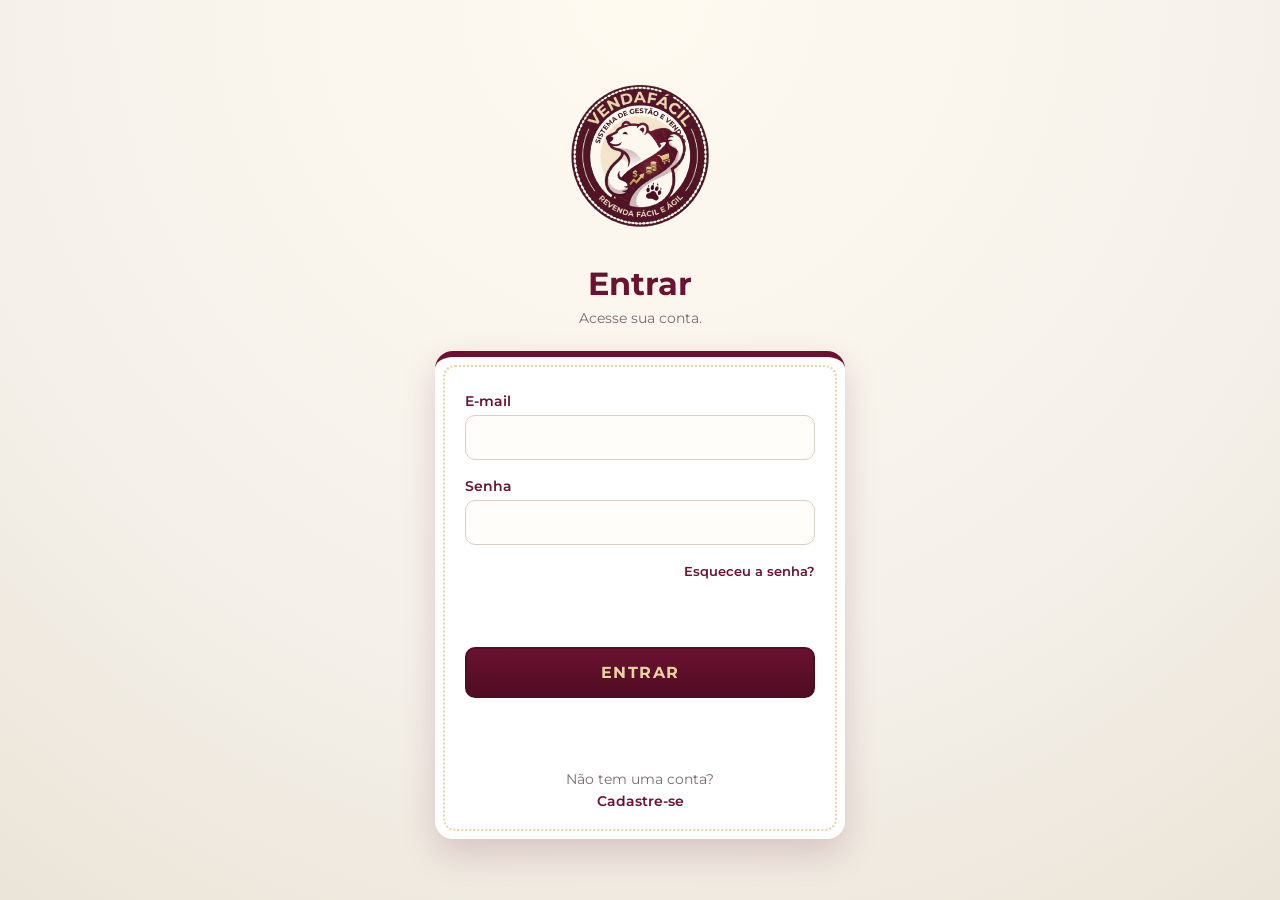
<file: site/index.html>
<!DOCTYPE html>
<html lang="pt-BR">
<head>
<meta charset="UTF-8">
<meta name="viewport" content="width=device-width, initial-scale=1">
<link rel="preconnect" href="https://fonts.googleapis.com">
<link href="https://fonts.googleapis.com/css2?family=Montserrat:wght@400;500;600;700&display=swap" rel="stylesheet">
<link rel="stylesheet" href="/site/css/style.css">
<title>Login</title>
</head>
<body>
<img class="logo" src="/site/img/logo.png" alt="Logo" onerror="this.remove()">
<h1>Entrar</h1>
<p class="sub">Acesse sua conta.</p>
<form class="login-form" id="formLogin" novalidate>
  <div><label for="email">E-mail</label><input id="email" type="email" autocomplete="email"></div>
  <div><label for="senha">Senha</label><input id="senha" type="password" autocomplete="current-password"></div>
  <div class="opcoes"><a href="/site/pages/redefinir.html">Esqueceu a senha?</a></div>
  <span id="erro" class="msg" role="alert"></span>
  <button type="submit">Entrar</button>
  <span id="sugestao" class="msg"></span>
  <div class="rodape">Não tem uma conta? <a href="/site/pages/cadastro.html">Cadastre-se</a></div>
</form>
<script src="/site/js/seguranca.js"></script>
<script src="/site/js/login.js"></script>
</body>
</html>
</file>
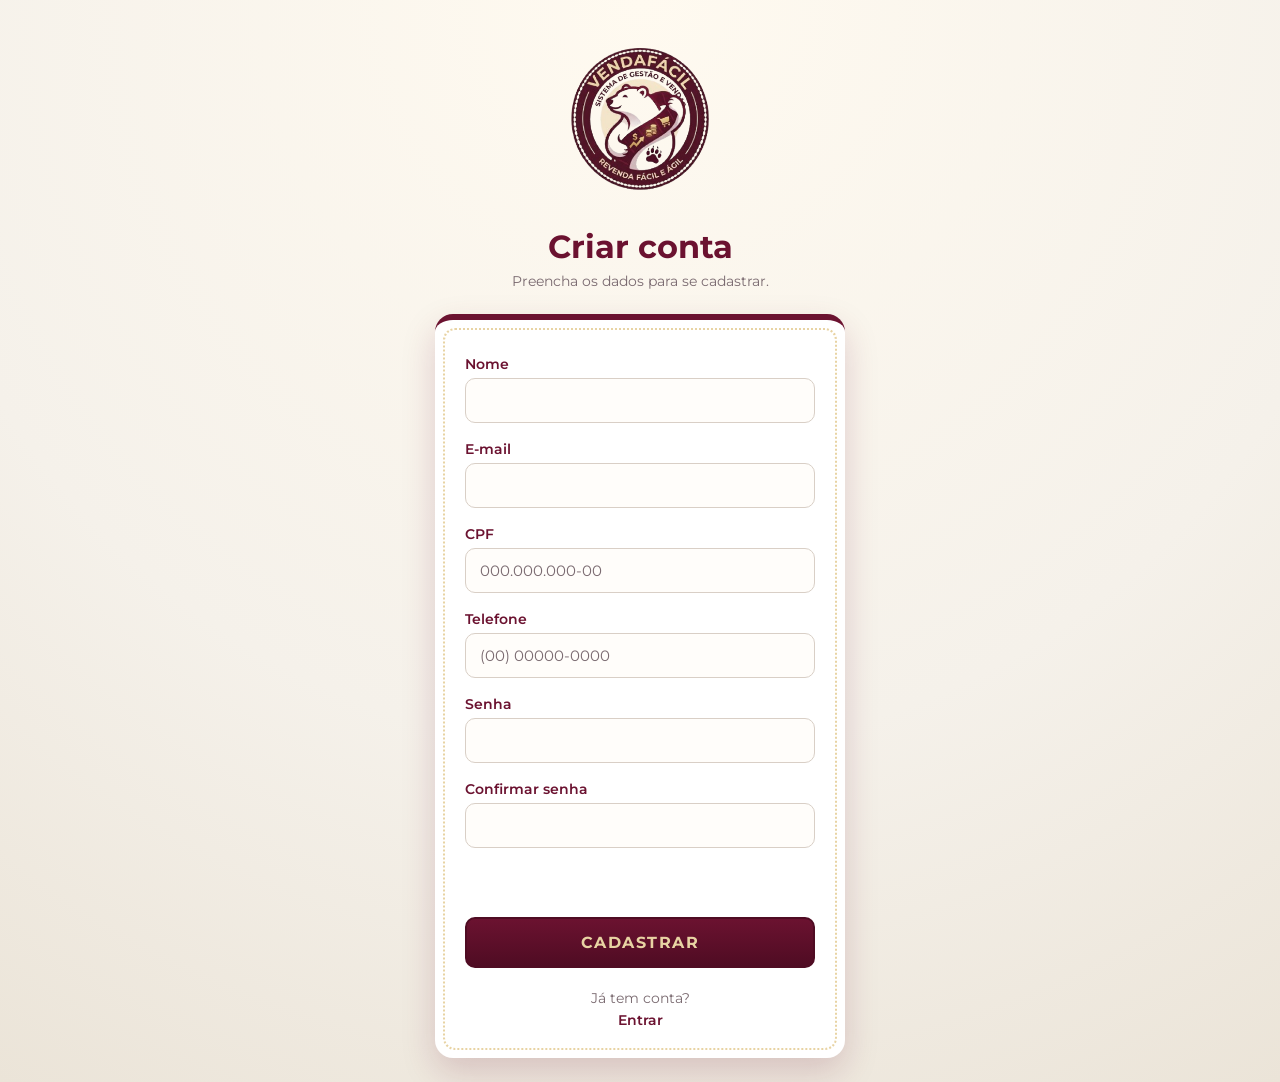
<file: site/pages/cadastro.html>
<!DOCTYPE html>
<html lang="pt-BR">
<head>
<meta charset="UTF-8">
<meta name="viewport" content="width=device-width, initial-scale=1">
<link rel="preconnect" href="https://fonts.googleapis.com">
<link href="https://fonts.googleapis.com/css2?family=Montserrat:wght@400;500;600;700&display=swap" rel="stylesheet">
<link rel="stylesheet" href="../css/style.css">
<title>Cadastro</title>
</head>
<body>
<img class="logo" src="../img/logo.png" alt="Logo" onerror="this.remove()">
<h1>Criar conta</h1>
<p class="sub">Preencha os dados para se cadastrar.</p>
<form class="login-form" id="formCadastro" novalidate>
  <div><label for="nome">Nome</label><input id="nome" type="text" autocomplete="name"></div>
  <div><label for="email">E-mail</label><input id="email" type="email" autocomplete="email"></div>
  <div><label for="cpf">CPF</label><input id="cpf" type="text" inputmode="numeric" maxlength="14" placeholder="000.000.000-00"></div>
  <div><label for="telefone">Telefone</label><input id="telefone" type="tel" maxlength="15" placeholder="(00) 00000-0000"></div>
  <div><label for="senha">Senha</label><input id="senha" type="password" autocomplete="new-password"></div>
  <div><label for="confirmarSenha">Confirmar senha</label><input id="confirmarSenha" type="password" autocomplete="new-password"></div>
  <span id="mensagem" class="msg" role="alert"></span>
  <button type="submit">Cadastrar</button>
  <div class="rodape">Já tem conta? <a href="../index.html">Entrar</a></div>
</form>
<script src="../js/seguranca.js"></script>
<script src="../js/cadastro.js"></script>
</body>
</html>
</file>
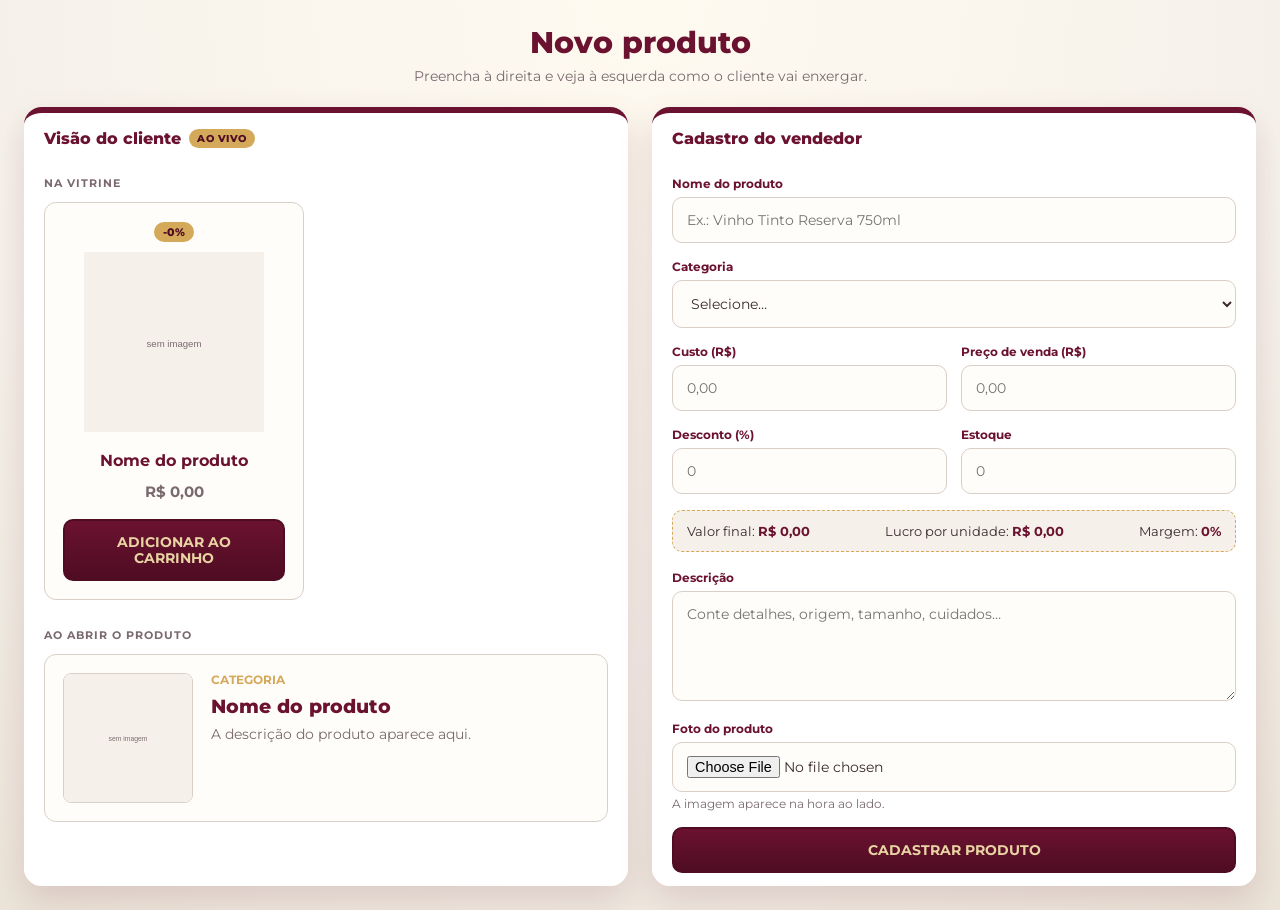
<file: site/pages/cadastroP.html>
<!DOCTYPE html>
<html lang="pt-BR">
<head>
  <meta charset="UTF-8">
  <meta name="viewport" content="width=device-width, initial-scale=1, viewport-fit=cover">
  <title>Cadastro de produto</title>
  <link rel="preconnect" href="https://fonts.googleapis.com">
  <link href="https://fonts.googleapis.com/css2?family=Montserrat:wght@400;500;600;700;800&display=swap" rel="stylesheet">
  <link rel="stylesheet" href="../css/cadastroP.css">
</head>
<body>
  <header>
    <h1>Novo produto</h1>
    <p>Preencha à direita e veja à esquerda como o cliente vai enxergar.</p>
  </header>

  <main>
    <section class="painel">
      <h2>Visão do cliente <span class="ao-vivo">AO VIVO</span></h2>
      <iframe id="preview" src="preview.html" title="Pré-visualização"></iframe>
    </section>

    <section class="painel">
      <h2>Cadastro do vendedor</h2>
      <iframe id="form" src="form.html" title="Cadastro"></iframe>
    </section>
  </main>

  <script src="/site/js/cadastroP.js"></script>
</body>
</html>
</file>
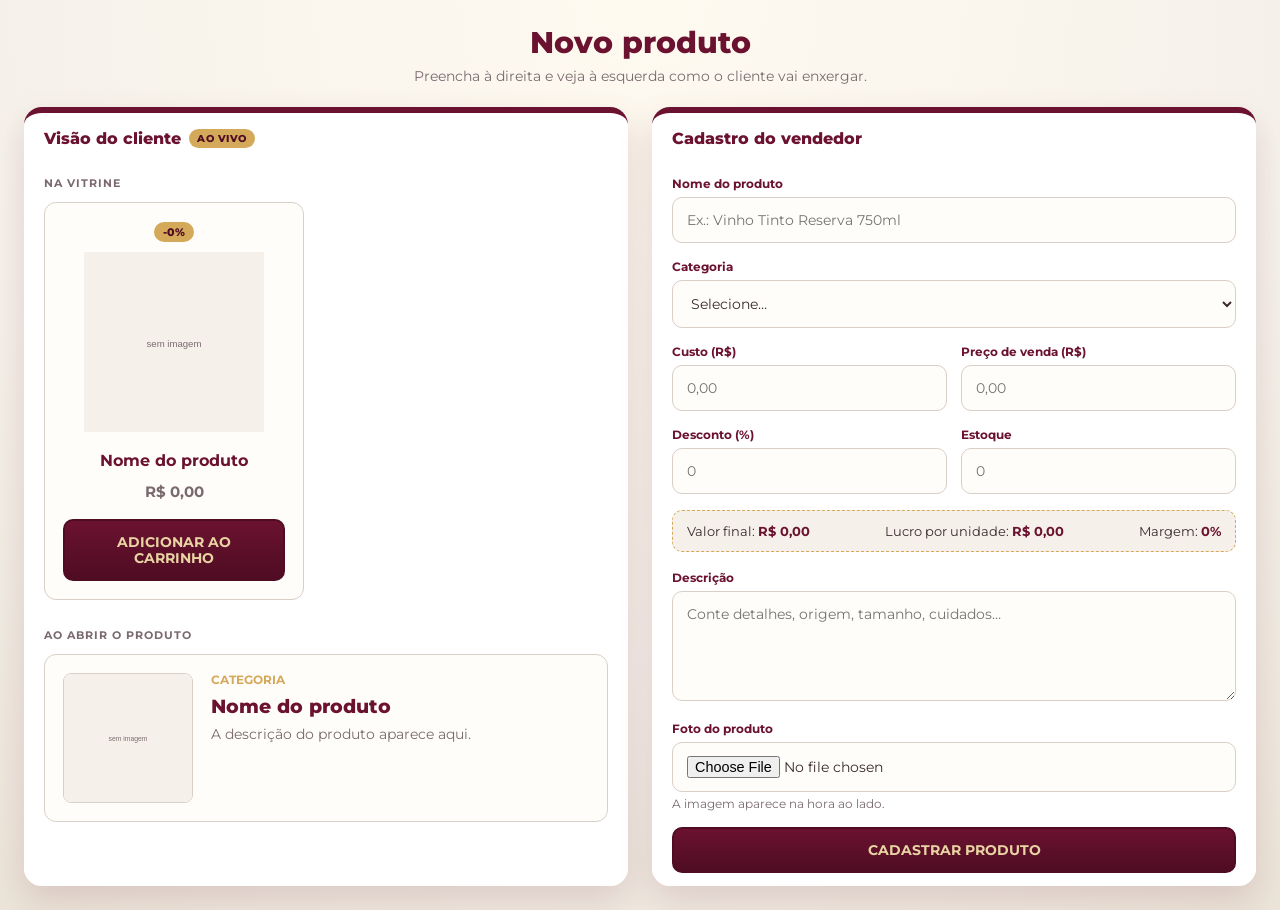
<file: site/pages/cadastroProduto.html>
<!DOCTYPE html>
<html lang="pt-BR">
<head>
  <meta charset="UTF-8">
  <meta name="viewport" content="width=device-width, initial-scale=1, viewport-fit=cover">
  <title>Cadastro de produto</title>
  <link rel="preconnect" href="https://fonts.googleapis.com">
  <link href="https://fonts.googleapis.com/css2?family=Montserrat:wght@400;500;600;700;800&display=swap" rel="stylesheet">
  <link rel="stylesheet" href="../css/cadastroProduto.css">
</head>
<body>
  <header>
    <h1>Novo produto</h1>
    <p>Preencha à direita e veja à esquerda como o cliente vai enxergar.</p>
  </header>

  <main>
    <section class="painel">
      <h2>Visão do cliente <span class="ao-vivo">AO VIVO</span></h2>
      <iframe id="preview" src="preview.html" title="Pré-visualização"></iframe>
    </section>

    <section class="painel">
      <h2>Cadastro do vendedor</h2>
      <iframe id="form" src="form.html" title="Cadastro"></iframe>
    </section>
  </main>

  <script src="/site/js/cadastroProduto.js"></script>
</body>
</html>
</file>
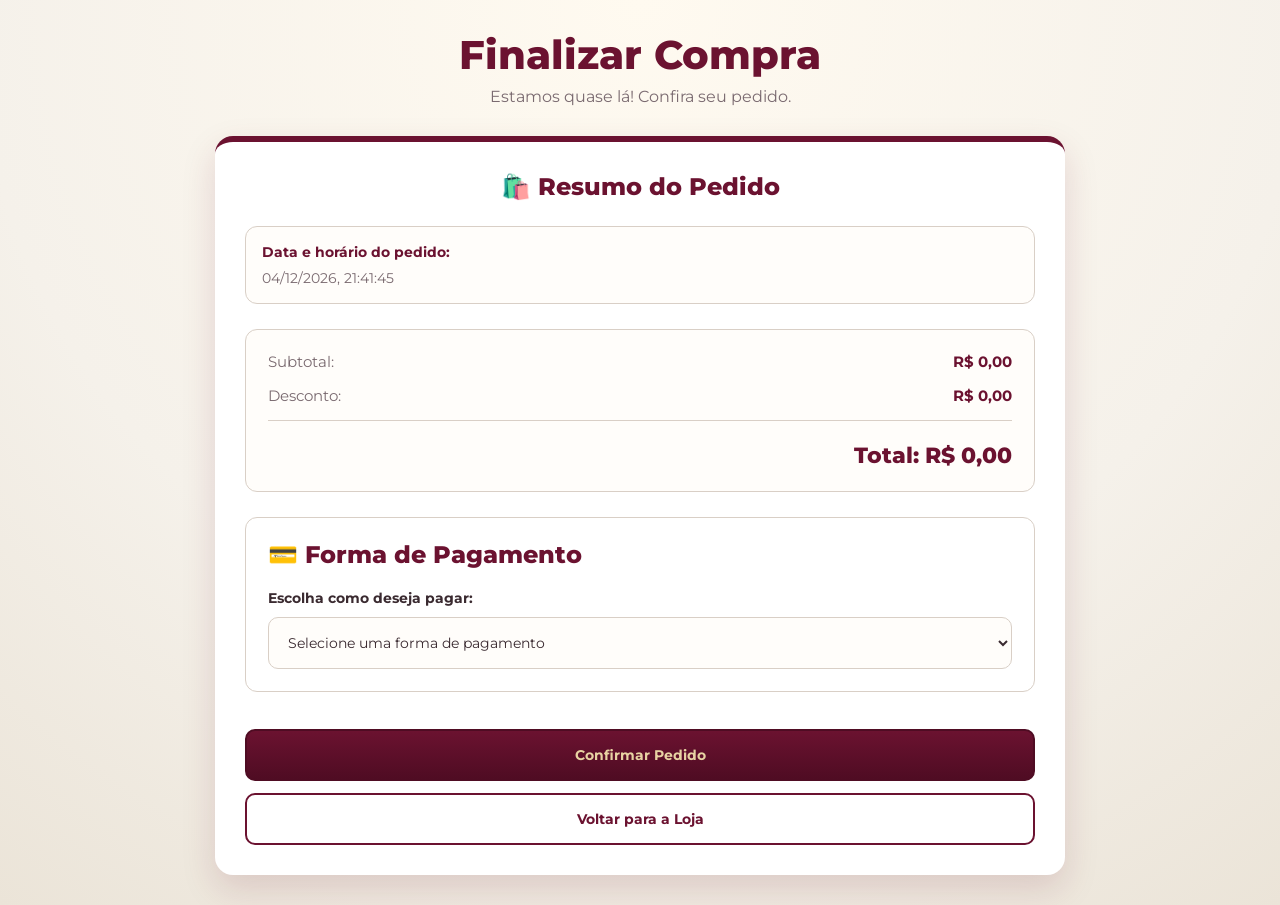
<file: site/pages/finalizar.html>
<!DOCTYPE html>
<html lang="pt-BR">
<head>
    <meta charset="UTF-8">
    <meta name="viewport" content="width=device-width, initial-scale=1.0">
    <title>Finalizar Compra</title>
    <link rel="stylesheet" href="/site/css/finalizar.css">
</head>

<body>

    <header>
        <h1>Finalizar Compra</h1>
        <p>Estamos quase lá! Confira seu pedido.</p>
    </header>

    <main>

        <section class="produtos">

            <h2>🛍️ Resumo do Pedido</h2>

            <div class="data-pedido">
                <strong>Data e horário do pedido:</strong>
                <span id="dataHora"></span>
            </div>

            <ul id="resumoCarrinho"></ul>

            <div class="resumo-valores">

                <p>
                    Subtotal:
                    <strong id="subtotal">R$ 0,00</strong>
                </p>

                <p>
                    Desconto:
                    <strong id="descontoTotal">R$ 0,00</strong>
                </p>

                <h2 id="totalCompra">Total: R$ 0,00</h2>

            </div>

            <div class="pagamento">

                <h2>💳 Forma de Pagamento</h2>

                <label for="formaPagamento">
                    Escolha como deseja pagar:
                </label>

                <select id="formaPagamento">
                    <option value="">Selecione uma forma de pagamento</option>
                    <option value="Pix">Pix</option>
                    <option value="Cartão de Crédito">Cartão de Crédito</option>
                    <option value="Cartão de Débito">Cartão de Débito</option>
                    <option value="Dinheiro">Dinheiro</option>
                </select>

            </div>

            <button onclick="confirmarPedido()">
                Confirmar Pedido
            </button>

            <button onclick="voltarLoja()">
                Voltar para a Loja
            </button>

        </section>

    </main>

    
    <script src="/site/js/finalizar.js"></script>
</body>
</html>
</file>
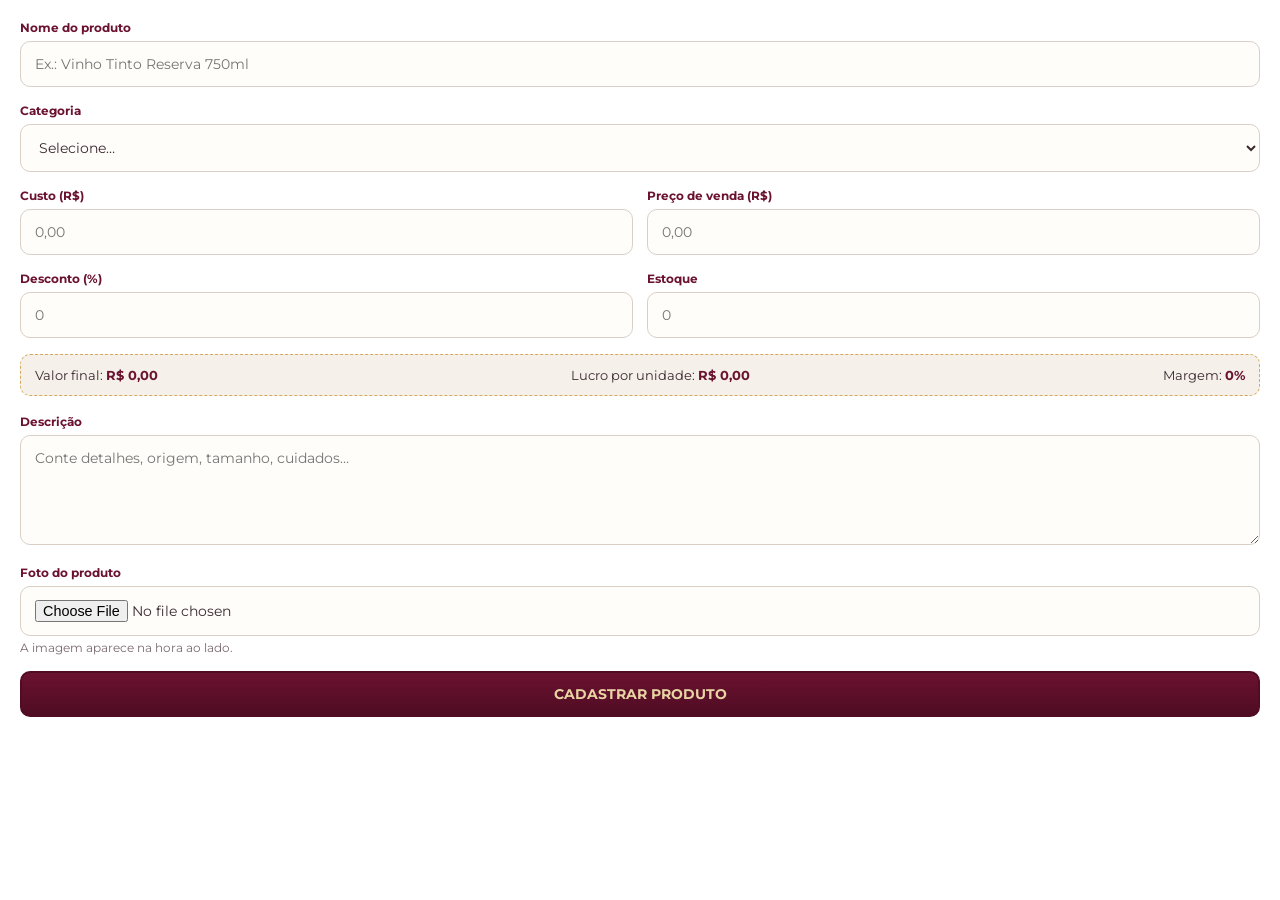
<file: site/pages/form.html>
<!DOCTYPE html>
<html lang="pt-BR">
<head>
  <meta charset="UTF-8">
  <meta name="viewport" content="width=device-width, initial-scale=1">
  <link href="https://fonts.googleapis.com/css2?family=Montserrat:wght@400;500;600;700;800&display=swap" rel="stylesheet">
  <link rel="stylesheet" href="../css/produtoBase.css">
  <link rel="stylesheet" href="../css/form.css">
</head>
<body>
  <div class="campo">
    <label for="nome">Nome do produto</label>
    <input id="nome" maxlength="80" placeholder="Ex.: Vinho Tinto Reserva 750ml">
  </div>

  <div class="campo">
    <label for="categoria">Categoria</label>
    <select id="categoria">
      <option value="">Selecione…</option>
      <option>Vinhos</option>
      <option>Queijos</option>
      <option>Acessórios</option>
      <option>Kits e presentes</option>
      <option>Outros</option>
    </select>
  </div>

  <div class="grade">
    <div class="campo">
      <label for="custo">Custo (R$)</label>
      <input id="custo" type="number" min="0" step="0.01" placeholder="0,00">
    </div>
    <div class="campo">
      <label for="preco">Preço de venda (R$)</label>
      <input id="preco" type="number" min="0" step="0.01" placeholder="0,00">
    </div>
  </div>

  <div class="grade">
    <div class="campo">
      <label for="desconto">Desconto (%)</label>
      <input id="desconto" type="number" min="0" max="90" step="1" placeholder="0">
    </div>
    <div class="campo">
      <label for="estoque">Estoque</label>
      <input id="estoque" type="number" min="0" step="1" placeholder="0">
    </div>
  </div>

  <div class="margem">
    <span>Valor final: <b id="final">R$ 0,00</b></span>
    <span>Lucro por unidade: <b id="lucro">R$ 0,00</b></span>
    <span>Margem: <b id="mg">0%</b></span>
  </div>

  <div class="campo">
    <label for="descricao">Descrição</label>
    <textarea id="descricao" maxlength="600" placeholder="Conte detalhes, origem, tamanho, cuidados…"></textarea>
  </div>

  <div class="campo">
    <label for="foto">Foto do produto</label>
    <input id="foto" type="file" accept="image/*">
    <div class="dica">A imagem aparece na hora ao lado.</div>
  </div>

  <button type="button" id="salvar">CADASTRAR PRODUTO</button>
  <div id="aviso"></div>

  <script src="/site/js/form.js"></script>
</body>
</html>
</file>
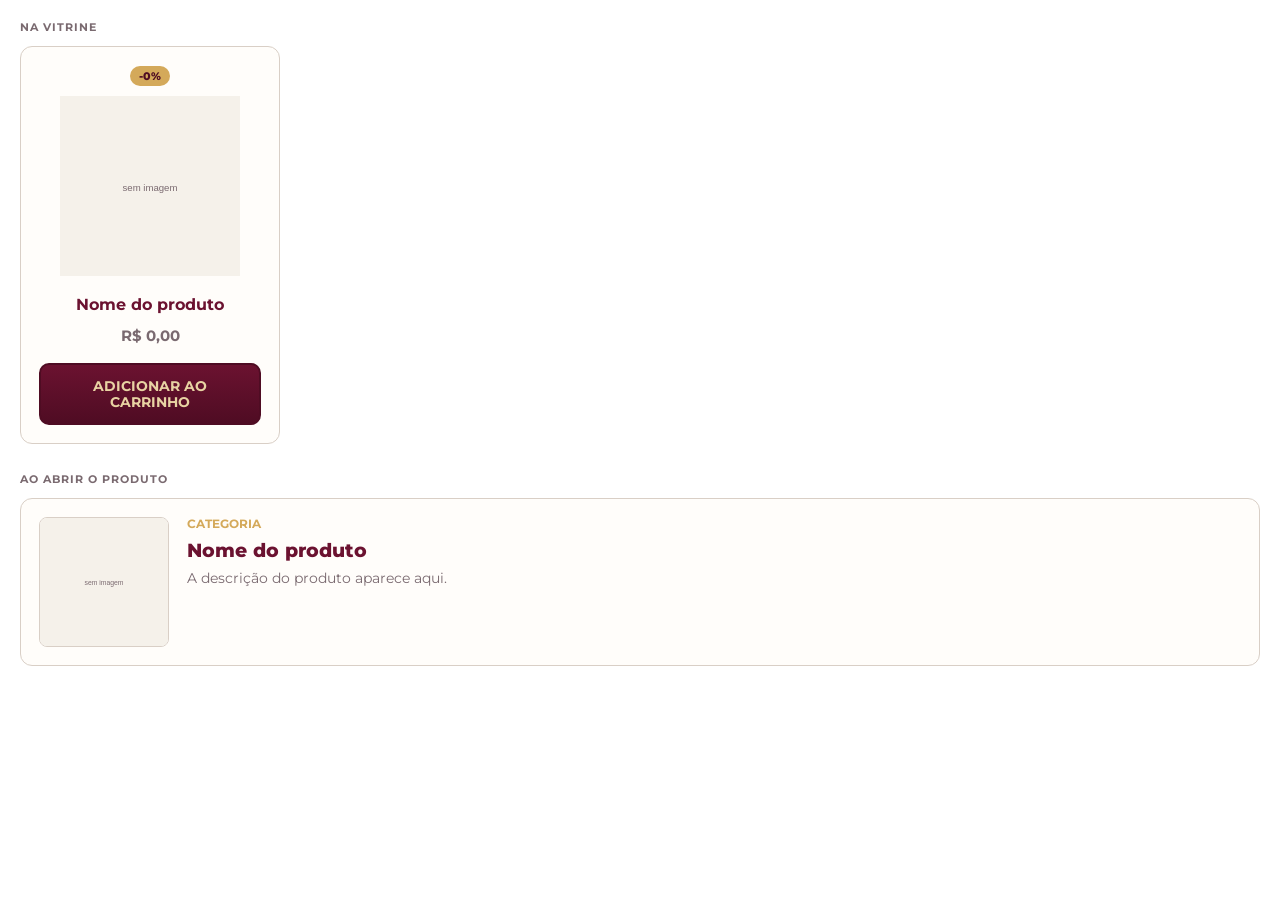
<file: site/pages/preview.html>
<!DOCTYPE html>
<html lang="pt-BR">
<head>
  <meta charset="UTF-8">
  <meta name="viewport" content="width=device-width, initial-scale=1">
  <link href="https://fonts.googleapis.com/css2?family=Montserrat:wght@400;500;600;700;800&display=swap" rel="stylesheet">
  <link rel="stylesheet" href="../css/produtoBase.css">
  <link rel="stylesheet" href="../css/preview.css">
</head>
<body>
  <div class="bloco">
    <div class="rotulo">Na vitrine</div>
    <div class="lista-produtos">
      <div class="produto" id="card">
        <span class="selo" id="selo" hidden></span>
        <img id="img" alt="">
        <h3 id="nome"></h3>
        <p id="preco"></p>
        <button type="button" id="btn">ADICIONAR AO CARRINHO</button>
      </div>
    </div>
  </div>

  <div class="bloco">
    <div class="rotulo">Ao abrir o produto</div>
    <div class="detalhe">
      <img id="img2" alt="">
      <div>
        <div class="cat" id="cat"></div>
        <h3 id="nome2"></h3>
        <div class="desc" id="desc"></div>
        <div class="parc" id="parc"></div>
        <div class="estq" id="estq"></div>
      </div>
    </div>
  </div>

  <script src="/site/js/preview.js"></script>
</body>
</html>
</file>
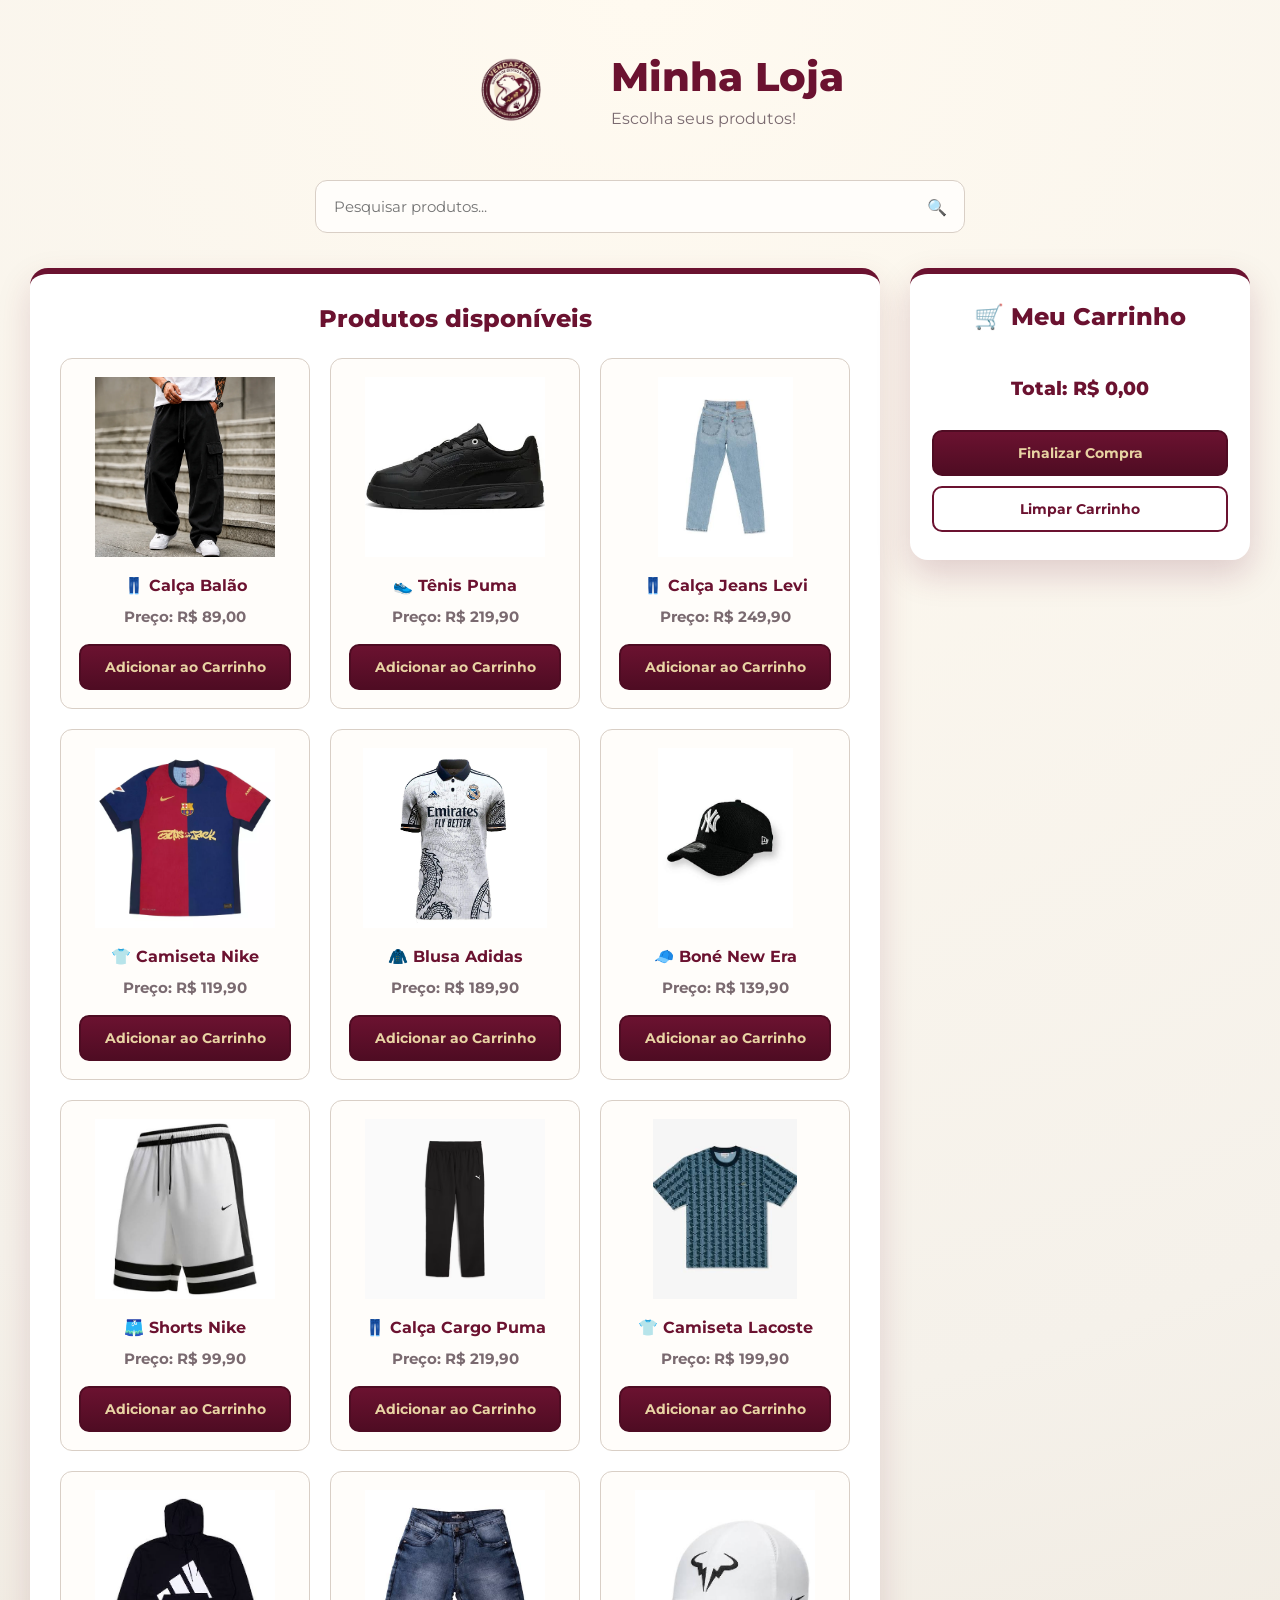
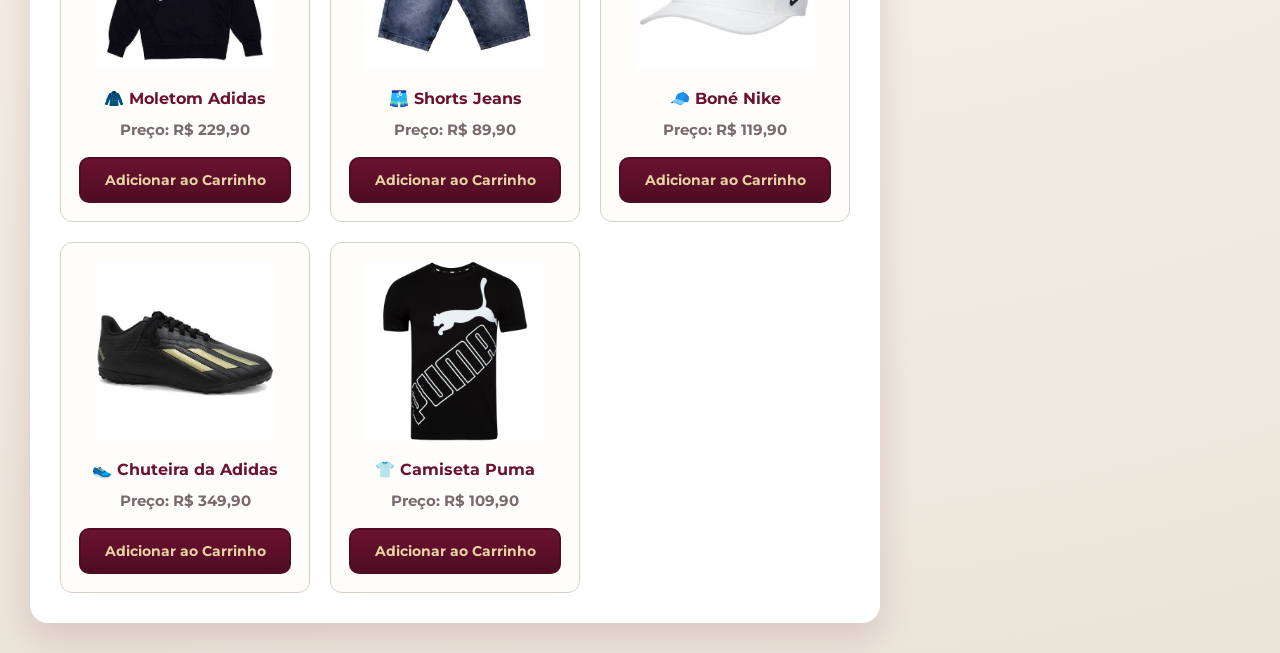
<file: site/pages/produtos.html>
<!DOCTYPE html>
<html lang="pt-BR">
<head>
    <meta charset="UTF-8">
    <meta name="viewport" content="width=device-width, initial-scale=1.0">
    <title>Minha Lojinha</title>
    <link rel="stylesheet" href="/site/css/produtos.css">
</head>
<body>

    <header>
        <div class="cabecalho">
            <img class="logo" src="/site/img/logo.png" alt="Logo VendaFácil">
            <div class="titulo-loja">
                <h1>Minha Loja</h1>
                <p>Escolha seus produtos!</p>
            </div>
        </div>
    </header>

    <div class="pesquisa">
        <input
            type="text"
            id="pesquisa"
            placeholder="Pesquisar produtos..."
            oninput="pesquisarProdutos()"
        >
        <span>🔍</span>
    </div>

    <main>
        
        <section class="produtos">
            <h2>Produtos disponíveis</h2>

            <div class="lista-produtos">

                <div class="produto">
                    <img class="logo" src="/site/img/calçacargo.png" alt="Logo VendaFácil">
                    <h3>👖 Calça Balão</h3>
                    <p>Preço: R$ 89,00</p>
                    <button onclick="adicionarCarrinho('Calça', 89.00)">
                        Adicionar ao Carrinho
                    </button>
                </div>

                <div class="produto">
                    <img class="logo" src="/site/img/tenispuma.png" alt="Logo VendaFácil">
                    <h3>👟 Tênis Puma</h3>
                    <p>Preço: R$ 219,90</p>
                    <button onclick="adicionarCarrinho('Tênis Puma', 219.90)">
                        Adicionar ao Carrinho
                    </button>
                </div>

                <div class="produto">
                    <img class="logo" src="/site/img/calçalevi.jpg" alt="Logo VendaFácil">
                    <h3>👖 Calça Jeans Levi</h3>
                    <p>Preço: R$ 249,90</p>
                    <button onclick="adicionarCarrinho('Calça Jeans Levi', 249.90)">
                        Adicionar ao Carrinho
                    </button>
                </div>

                <div class="produto">
                    <img class="logo" src="/site/img/camisetanike.png" alt="Logo VendaFácil">
                    <h3>👕 Camiseta Nike</h3>
                    <p>Preço: R$ 119,90</p>
                    <button onclick="adicionarCarrinho('Camiseta Nike', 119.90)">
                        Adicionar ao Carrinho
                    </button>
                </div>

                <div class="produto">
                    <img class="logo" src="/site/img/camisetaadidas.png" alt="Logo VendaFácil">
                    <h3>🧥 Blusa Adidas</h3>
                    <p>Preço: R$ 189,90</p>
                    <button onclick="adicionarCarrinho('Blusa Adidas', 189.90)">
                        Adicionar ao Carrinho
                    </button>
                </div>

                <div class="produto">
                    <img class="logo" src="/site/img/bonenewera.jpg" alt="Logo VendaFácil">
                    <h3>🧢 Boné New Era</h3>
                    <p>Preço: R$ 139,90</p>
                    <button onclick="adicionarCarrinho('Boné New Era', 139.90)">
                        Adicionar ao Carrinho
                    </button>
                </div>

                <div class="produto">
                    <img class="logo" src="/site/img/shortsnike.jpg" alt="Logo VendaFácil">
                    <h3>🩳 Shorts Nike</h3>
                    <p>Preço: R$ 99,90</p>
                    <button onclick="adicionarCarrinho('Shorts Nike', 99.90)">
                        Adicionar ao Carrinho
                    </button>
                </div>

                <div class="produto">
                    <img class="logo" src="/site/img/calçapuma.png" alt="Logo VendaFácil">
                    <h3>👖 Calça Cargo Puma</h3>
                    <p>Preço: R$ 219,90</p>
                    <button onclick="adicionarCarrinho('Calça Cargo Puma', 219.90)">
                        Adicionar ao Carrinho
                    </button>
                </div>

                <div class="produto">
                    <img class="logo" src="/site/img/blusalacoste.jpg" alt="Logo VendaFácil">
                    <h3>👕 Camiseta Lacoste</h3>
                    <p>Preço: R$ 199,90</p>
                    <button onclick="adicionarCarrinho('Camiseta Lacoste', 199.90)">
                        Adicionar ao Carrinho
                    </button>
                </div>

                <div class="produto">
                    <img class="logo" src="/site/img/moletomadidas.jpg" alt="Logo VendaFácil">
                    <h3>🧥 Moletom Adidas</h3>
                    <p>Preço: R$ 229,90</p>
                    <button onclick="adicionarCarrinho('Moletom Adidas', 229.90)">
                        Adicionar ao Carrinho
                    </button>
                </div>

                <div class="produto">
                    <img class="logo" src="/site/img/shortsjeans.png" alt="Logo VendaFácil">
                    <h3>🩳 Shorts Jeans</h3>
                    <p>Preço: R$ 89,90</p>
                    <button onclick="adicionarCarrinho('Shorts Jeans', 89.90)">
                        Adicionar ao Carrinho
                    </button>
                </div>

                <div class="produto">
                    <img class="logo" src="/site/img/bonenike.png" alt="Logo VendaFácil">
                    <h3>🧢 Boné Nike</h3>
                    <p>Preço: R$ 119,90</p>
                    <button onclick="adicionarCarrinho('Boné Nike', 119.90)">
                        Adicionar ao Carrinho
                    </button>
                </div>

                <div class="produto">
                    <img class="logo" src="/site/img/tenisadidas.jpg" alt="Logo VendaFácil">
                    <h3>👟 Chuteira da Adidas</h3>
                    <p>Preço: R$ 349,90</p>
                    <button onclick="adicionarCarrinho('Tênis Adidas', 349.90)">
                        Adicionar ao Carrinho
                    </button>
                </div>

                <div class="produto">
                    <img class="logo" src="/site/img/camisetapuma.png" alt="Logo VendaFácil">
                    <h3>👕 Camiseta Puma</h3>
                    <p>Preço: R$ 109,90</p>
                    <button onclick="adicionarCarrinho('Camiseta Puma', 109.90)">
                        Adicionar ao Carrinho
                    </button>
                </div>

            </div>
        </section>

        <section class="carrinho">

            <h2>🛒 Meu Carrinho</h2>

            <ul id="listaCarrinho"></ul>

            <h3 id="total">Total: R$ 0,00</h3>

            <button onclick="finalizarCompra()">
                Finalizar Compra
            </button>

            <button onclick="limparCarrinho()">
                Limpar Carrinho
            </button>

        </section>

    </main>

    <script src="/site/js/produtos.js"></script>

</body>
</html>
</file>
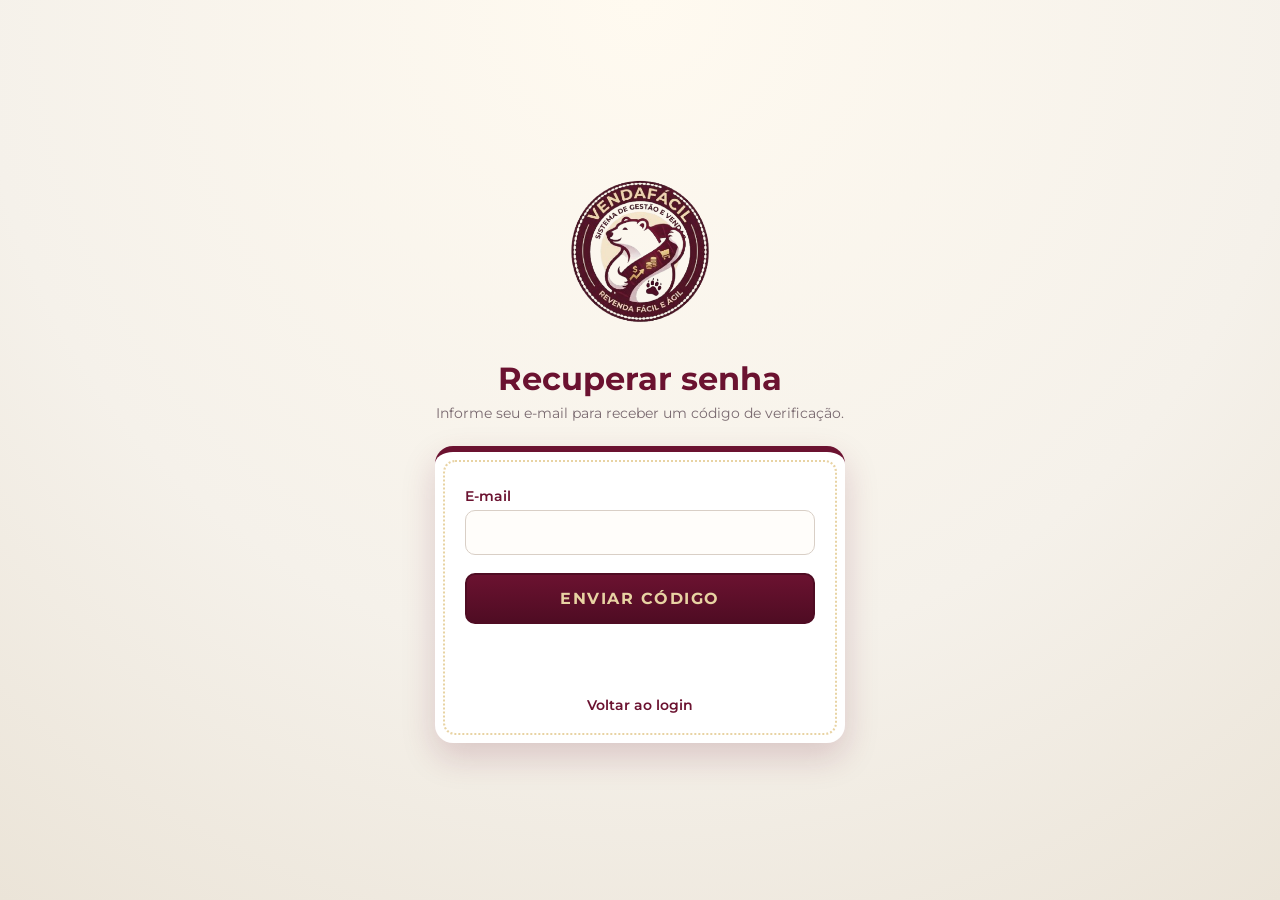
<file: site/pages/recuperar.html>
<!DOCTYPE html>
<html lang="pt-BR">
<head>
<meta charset="UTF-8">
<meta name="viewport" content="width=device-width, initial-scale=1">
<link rel="preconnect" href="https://fonts.googleapis.com">
<link href="https://fonts.googleapis.com/css2?family=Montserrat:wght@400;500;600;700&display=swap" rel="stylesheet">
<link rel="stylesheet" href="../css/style.css">
<title>Recuperar senha</title>
</head>
<body>
<img class="logo" src="../img/logo.png" alt="Logo" onerror="this.remove()">
<h1>Recuperar senha</h1>
<p class="sub">Informe seu e-mail para receber um código de verificação.</p>
<section class="login-form">
  <form class="bloco" id="formEmail" novalidate>
    <div><label for="email">E-mail</label><input id="email" type="email" autocomplete="email"></div>
    <button type="submit">Enviar código</button>
  </form>
  <span id="codigo" class="codigo hidden"></span>
  <form class="bloco hidden" id="formCodigo" novalidate>
    <div><label for="digitado">Digite o código de 6 dígitos</label>
    <input id="digitado" type="text" inputmode="numeric" maxlength="6" autocomplete="one-time-code"></div>
    <button type="submit">Confirmar código</button>
  </form>
  <span id="mensagem" class="msg" role="alert"></span>
  <div class="rodape"><a href="../index.html">Voltar ao login</a></div>
</section>
<script src="../js/seguranca.js"></script>
<script src="../js/recuperar.js"></script>
</body>
</html>
</file>
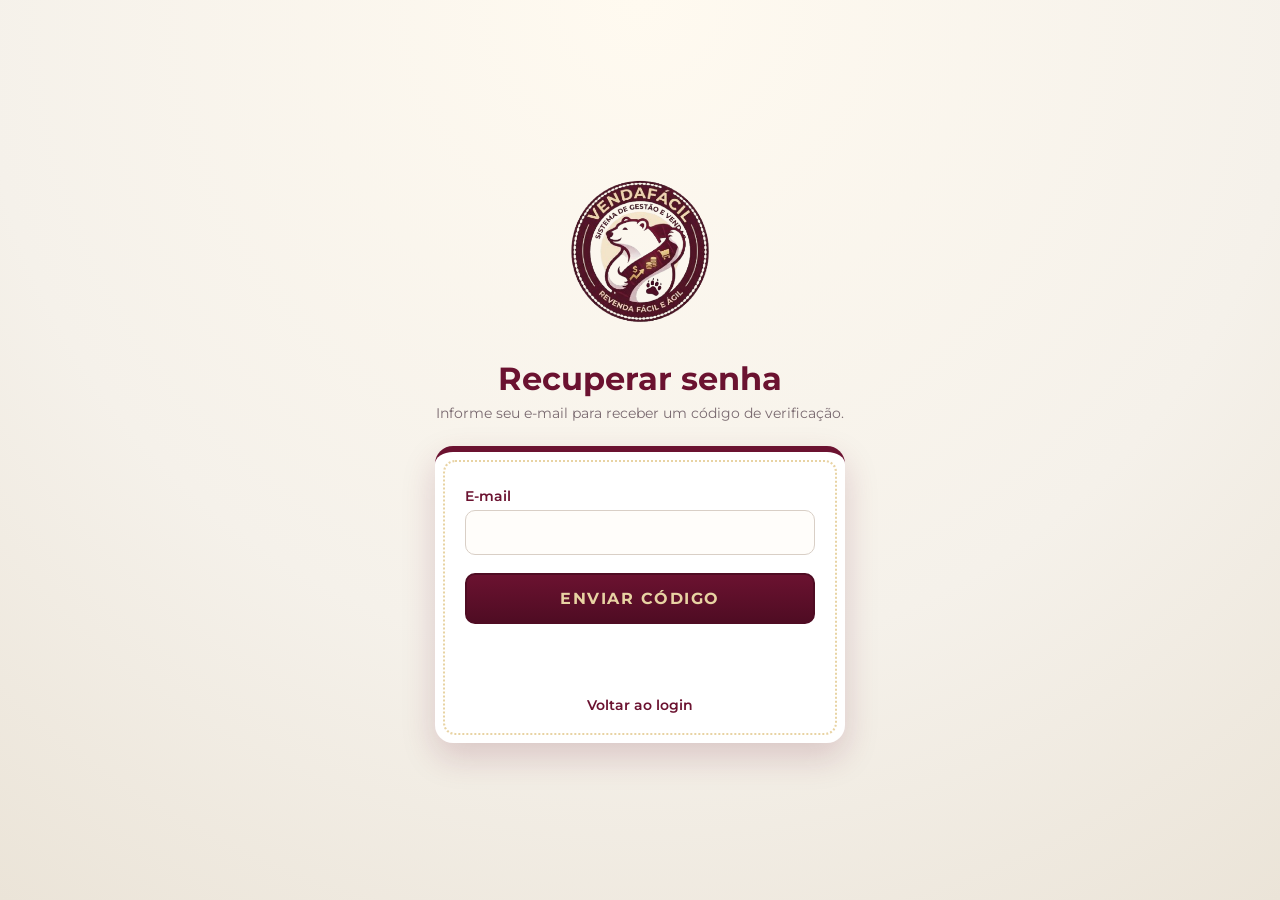
<file: site/pages/redefinir.html>
<!DOCTYPE html>
<html lang="pt-BR">
<head>
<meta charset="UTF-8">
<meta name="viewport" content="width=device-width, initial-scale=1">
<link rel="preconnect" href="https://fonts.googleapis.com">
<link href="https://fonts.googleapis.com/css2?family=Montserrat:wght@400;500;600;700&display=swap" rel="stylesheet">
<link rel="stylesheet" href="../css/style.css">
<title>Redefinir senha</title>
</head>
<body>
<img class="logo" src="../img/logo.png" alt="Logo" onerror="this.remove()">
<h1>Redefinir senha</h1>
<p class="sub">Crie uma nova senha para sua conta.</p>
<form class="login-form" id="formRedefinir" novalidate>
  <div><label for="novaSenha">Nova senha</label><input id="novaSenha" type="password" autocomplete="new-password"></div>
  <div><label for="confirmarSenha">Confirmar senha</label><input id="confirmarSenha" type="password" autocomplete="new-password"></div>
  <span id="mensagem" class="msg" role="alert"></span>
  <button type="submit">Salvar nova senha</button>
</form>
<script src="../js/seguranca.js"></script>
<script src="../js/redefinir.js"></script>
</body>
</html>
</file>
<file: site/css/style.css>
* {
    margin: 0;
    padding: 0;
    box-sizing: border-box;
}

:root {
    --vinho: #6b1230;
    --vinho-escuro: #4f0c23;
    --dourado: #d4a95a;
    --dourado-claro: #e8d3a3;
    --creme: #f5f1ea;
    --texto: #3a2a30;
    --texto-suave: #7a6a70;
    --borda: #d9cfc6;
    --ok: #2e6b3f;
}

body {
    font-family: "Montserrat", "Segoe UI", Arial, sans-serif;
    background:
        radial-gradient(circle at 50% 0%, #fffaf0 0%, var(--creme) 60%, #ebe4d8 100%);
    color: var(--texto);
    min-height: 100vh;
    display: flex;
    flex-direction: column;
    align-items: center;
    justify-content: center;
    padding: 24px;
}

h1 {
    color: var(--vinho);
    text-align: center;
}

.sub {
    margin-top: 6px;
    font-size: 0.9rem;
    color: var(--texto-suave);
    text-align: center;
}

.login-form {
    position: relative;
    background: #fff;
    width: 100%;
    max-width: 410px;
    margin-top: 24px;
    padding: 36px 30px 30px;
    border-radius: 18px;
    border-top: 6px solid var(--vinho);
    box-shadow: 0 14px 34px rgba(107, 18, 48, 0.18);
    display: flex;
    flex-direction: column;
    gap: 18px;
}

/* Detalhe pontilhado inspirado na borda da logo */
.login-form::before {
    content: "";
    position: absolute;
    inset: 8px;
    border: 2px dotted var(--dourado-claro);
    border-radius: 12px;
    pointer-events: none;
}

/* Cada bloco de formulário dentro do cartão (tela de recuperação) */
.bloco {
    display: flex;
    flex-direction: column;
    gap: 18px;
}

.login-form > div,
.bloco > div {
    position: relative;
    display: flex;
    flex-direction: column;
    gap: 6px;
}

label {
    font-size: 0.85rem;
    font-weight: 600;
    color: var(--vinho);
}

input[type="text"],
input[type="email"],
input[type="tel"],
input[type="password"] {
    width: 100%;
    padding: 12px 14px;
    border: 1.5px solid var(--borda);
    border-radius: 10px;
    font-family: inherit;
    font-size: 0.95rem;
    color: var(--texto);
    background: #fffdfa;
    transition: border-color 0.2s, box-shadow 0.2s;
}

input[type="text"]::placeholder,
input[type="email"]::placeholder,
input[type="tel"]::placeholder,
input[type="password"]::placeholder {
    color: var(--texto-suave);
}

input[type="text"]:focus,
input[type="email"]:focus,
input[type="tel"]:focus,
input[type="password"]:focus {
    outline: none;
    border-color: var(--dourado);
    box-shadow: 0 0 0 4px rgba(212, 169, 90, 0.28);
}

/* Linha com o link "Esqueceu a senha?" */
.login-form > .opcoes {
    flex-direction: row;
    align-items: center;
    justify-content: flex-end;
    font-size: 0.82rem;
}

a {
    color: var(--vinho);
    text-decoration: none;
    font-weight: 600;
}

a:hover {
    color: var(--dourado);
    text-decoration: underline;
}

button[type="submit"] {
    width: 100%;
    padding: 14px;
    border: 2px solid var(--vinho-escuro);
    border-radius: 10px;
    background: linear-gradient(180deg, var(--vinho) 0%, var(--vinho-escuro) 100%);
    color: var(--dourado-claro);
    font-family: inherit;
    font-size: 1rem;
    font-weight: 700;
    letter-spacing: 1.5px;
    text-transform: uppercase;
    cursor: pointer;
    transition: color 0.2s, box-shadow 0.2s, transform 0.1s;
}

button[type="submit"]:hover {
    color: #fff;
    box-shadow: 0 6px 16px rgba(107, 18, 48, 0.35);
}

button[type="submit"]:active {
    transform: scale(0.98);
}

button[type="submit"]:focus-visible {
    outline: 3px solid var(--dourado);
    outline-offset: 2px;
}

/* Rodapé "Não tem uma conta?" */
.login-form > .rodape {
    text-align: center;
    font-size: 0.85rem;
    color: var(--texto-suave);
    padding-top: 4px;
}

/* Logo */
.logo {
    display: block;
    width: 350px;
    max-width: 90%;
    height: auto;
    margin: 0 auto 12px;
}

/* Mensagens de erro / sucesso */
#mensagemErro,
.msg {
    display: block;
    min-height: 1.2em;
    color: var(--vinho);
    font-size: 14px;
    margin: 8px 0;
    align-self: center;
    text-align: center;
}

.msg.ok {
    color: var(--ok);
}

/* Código de verificação mostrado na tela */
.codigo {
    display: block;
    padding: 14px;
    text-align: center;
    font-size: 1.7rem;
    font-weight: 700;
    letter-spacing: 0.3em;
    color: var(--vinho);
    background: var(--creme);
    border: 2px dashed var(--dourado);
    border-radius: 10px;
}

.hidden {
    display: none !important;
}

@media (max-width: 480px) {
    h1 {
        font-size: 1.9rem;
    }

    .login-form {
        padding: 30px 20px 24px;
    }

    /* 16px evita o zoom automático dos campos no iPhone */
    input[type="text"],
    input[type="email"],
    input[type="tel"],
    input[type="password"] {
        font-size: 1rem;
    }
}
</file>
<file: site/css/cadastroP.css>
:root {
  --vinho: #6b1230;
  --vinho-escuro: #4f0c23;
  --dourado: #d4a95a;
  --creme: #f5f1ea;
  --texto: #3a2a30;
  --texto-suave: #7a6a70;
  --borda: #d9cfc6;
  color-scheme: light;
}

* {
  margin: 0;
  padding: 0;
  box-sizing: border-box;
}

body {
  font-family: "Montserrat", sans-serif;
  background: radial-gradient(circle at 50% 0%, #fffaf0, var(--creme) 60%, #ebe4d8);
  color: var(--texto);
  min-height: 100vh;
  padding: 24px;
}

header {
  text-align: center;
  margin-bottom: 22px;
}

header h1 {
  color: var(--vinho);
  font-size: 1.9rem;
  font-weight: 800;
}

header p {
  color: var(--texto-suave);
  margin-top: 6px;
  font-size: 0.9rem;
}

main {
  display: grid;
  grid-template-columns: 1fr 1fr;
  gap: 24px;
  max-width: 1300px;
  margin: auto;
}

.painel {
  background: #fff;
  border-radius: 18px;
  border-top: 6px solid var(--vinho);
  box-shadow: 0 14px 34px rgba(107, 18, 48, 0.15);
  overflow: hidden;
  display: flex;
  flex-direction: column;
}

.painel h2 {
  color: var(--vinho);
  font-size: 1rem;
  font-weight: 800;
  padding: 16px 20px 8px;
  display: flex;
  align-items: center;
  gap: 8px;
}

.ao-vivo {
  font-size: 0.65rem;
  background: var(--dourado);
  color: var(--vinho-escuro);
  padding: 3px 8px;
  border-radius: 20px;
  letter-spacing: 0.5px;
}

iframe {
  border: 0;
  width: 100%;
  height: calc(100vh - 170px);
  min-height: 600px;
}

@media (max-width: 900px) {
  main {
    grid-template-columns: 1fr;
  }

  iframe {
    height: 640px;
    min-height: 0;
  }
}
</file>
<file: site/css/cadastroProduto.css>
:root {
  --vinho: #6b1230;
  --vinho-escuro: #4f0c23;
  --dourado: #d4a95a;
  --creme: #f5f1ea;
  --texto: #3a2a30;
  --texto-suave: #7a6a70;
  --borda: #d9cfc6;
  color-scheme: light;
}

* {
  margin: 0;
  padding: 0;
  box-sizing: border-box;
}

body {
  font-family: "Montserrat", sans-serif;
  background: radial-gradient(circle at 50% 0%, #fffaf0, var(--creme) 60%, #ebe4d8);
  color: var(--texto);
  min-height: 100vh;
  padding: 24px;
}

header {
  text-align: center;
  margin-bottom: 22px;
}

header h1 {
  color: var(--vinho);
  font-size: 1.9rem;
  font-weight: 800;
}

header p {
  color: var(--texto-suave);
  margin-top: 6px;
  font-size: 0.9rem;
}

main {
  display: grid;
  grid-template-columns: 1fr 1fr;
  gap: 24px;
  max-width: 1300px;
  margin: auto;
}

.painel {
  background: #fff;
  border-radius: 18px;
  border-top: 6px solid var(--vinho);
  box-shadow: 0 14px 34px rgba(107, 18, 48, 0.15);
  overflow: hidden;
  display: flex;
  flex-direction: column;
}

.painel h2 {
  color: var(--vinho);
  font-size: 1rem;
  font-weight: 800;
  padding: 16px 20px 8px;
  display: flex;
  align-items: center;
  gap: 8px;
}

.ao-vivo {
  font-size: 0.65rem;
  background: var(--dourado);
  color: var(--vinho-escuro);
  padding: 3px 8px;
  border-radius: 20px;
  letter-spacing: 0.5px;
}

iframe {
  border: 0;
  width: 100%;
  height: calc(100vh - 170px);
  min-height: 600px;
}

@media (max-width: 900px) {
  main {
    grid-template-columns: 1fr;
  }

  iframe {
    height: 640px;
    min-height: 0;
  }
}
</file>
<file: site/css/finalizar.css>
@import url("https://fonts.googleapis.com/css2?family=Montserrat:wght@400;500;600;700;800&display=swap");

* {
    margin: 0;
    padding: 0;
    box-sizing: border-box;
}

:root {
    --vinho: #6b1230;
    --vinho-escuro: #4f0c23;
    --dourado: #d4a95a;
    --dourado-claro: #e8d3a3;
    --creme: #f5f1ea;
    --texto: #3a2a30;
    --texto-suave: #7a6a70;
    --borda: #d9cfc6;
}

body {
    font-family: "Montserrat", sans-serif;
    background: radial-gradient(circle at 50% 0%, #fffaf0, var(--creme) 60%, #ebe4d8);
    color: var(--texto);
    min-height: 100vh;
    padding: 30px;
}

/* CABEÇALHO */

header {
    text-align: center;
    margin-bottom: 30px;
}

header h1 {
    color: var(--vinho);
    font-size: 2.5rem;
    font-weight: 800;
}

header p {
    color: var(--texto-suave);
    margin-top: 8px;
}

/* CONTEÚDO PRINCIPAL */

main {
    max-width: 850px;
    margin: auto;
}

/* PAINEL DE FINALIZAÇÃO */

.produtos {
    background: white;
    padding: 30px;
    border-radius: 18px;
    border-top: 6px solid var(--vinho);
    box-shadow: 0 14px 34px rgba(107, 18, 48, 0.15);
}

.produtos h2 {
    color: var(--vinho);
    margin-bottom: 25px;
    text-align: center;
    font-weight: 800;
}

/* DATA E HORA */

.data-pedido {
    background: #fffdfa;
    border: 1.5px solid var(--borda);
    border-radius: 12px;
    padding: 16px;
    margin-bottom: 25px;
    display: flex;
    flex-direction: column;
    gap: 8px;
    font-size: 0.9rem;
}

.data-pedido strong {
    color: var(--vinho);
}

.data-pedido span {
    color: var(--texto-suave);
}

/* LISTA DE PRODUTOS */

#resumoCarrinho {
    list-style: none;
    margin-bottom: 25px;
}

#resumoCarrinho li {
    display: flex;
    align-items: center;
    gap: 18px;
    background: #fffdfa;
    border: 1.5px solid var(--borda);
    border-radius: 12px;
    padding: 15px;
    margin-bottom: 15px;
    transition: 0.2s;
}

#resumoCarrinho li:hover {
    border-color: var(--dourado);
    box-shadow: 0 5px 15px rgba(107, 18, 48, 0.10);
}

/* FOTOS DOS PRODUTOS */

#resumoCarrinho img {
    width: 110px;
    height: 110px;
    object-fit: contain;
    background: white;
    border: 1px solid var(--borda);
    border-radius: 10px;
}

/* INFORMAÇÕES DOS PRODUTOS */

.item-info {
    flex: 1;
}

.item-info strong {
    display: block;
    color: var(--vinho);
    font-size: 0.95rem;
    margin-bottom: 8px;
}

.item-info p {
    color: var(--texto-suave);
    font-size: 0.85rem;
    margin-top: 6px;
    font-weight: 600;
}

.item-info .desconto {
    color: #25834b;
    font-weight: 800;
}

.item-info .preco-antigo {
    color: #999;
    text-decoration: line-through;
}

/* RESUMO DOS VALORES */

.resumo-valores {
    background: #fffdfa;
    border: 1.5px solid var(--borda);
    border-radius: 12px;
    padding: 22px;
    margin-bottom: 25px;
}

.resumo-valores p {
    display: flex;
    justify-content: space-between;
    gap: 10px;
    margin-bottom: 15px;
    color: var(--texto-suave);
    font-size: 0.95rem;
}

.resumo-valores p strong {
    color: var(--vinho);
}

.resumo-valores h2 {
    border-top: 1px solid var(--borda);
    padding-top: 20px;
    margin: 10px 0 0;
    color: var(--vinho);
    text-align: right;
    font-size: 1.4rem;
}

/* FORMAS DE PAGAMENTO */

.pagamento {
    background: white;
    border: 1.5px solid var(--borda);
    border-radius: 12px;
    padding: 22px;
    margin-bottom: 25px;
}

.pagamento h2 {
    color: var(--vinho);
    text-align: left;
    margin-bottom: 20px;
}

.pagamento label {
    display: block;
    color: var(--texto);
    font-weight: 700;
    font-size: 0.9rem;
    margin-bottom: 10px;
}

.pagamento select {
    width: 100%;
    padding: 15px;
    border: 1.5px solid var(--borda);
    border-radius: 10px;
    background: #fffdfa;
    color: var(--texto);
    font-family: inherit;
    font-size: 0.9rem;
    outline: none;
    cursor: pointer;
    transition: 0.2s;
}

.pagamento select:focus {
    border-color: var(--dourado);
    box-shadow: 0 0 0 4px rgba(212, 169, 90, 0.2);
}

/* BOTÕES */

button {
    width: 100%;
    padding: 15px;
    margin-top: 12px;
    border: 2px solid var(--vinho-escuro);
    border-radius: 10px;
    background: linear-gradient(180deg, var(--vinho), var(--vinho-escuro));
    color: var(--dourado-claro);
    font-family: inherit;
    font-size: 0.9rem;
    font-weight: 700;
    cursor: pointer;
    transition: 0.2s;
}

button:hover {
    color: white;
    box-shadow: 0 6px 16px rgba(107, 18, 48, 0.25);
    transform: translateY(-2px);
}

button:active {
    transform: scale(0.98);
}

/* SEGUNDO BOTÃO */

button:last-child {
    background: white;
    color: var(--vinho);
    border: 2px solid var(--vinho);
}

button:last-child:hover {
    background: var(--creme);
}

/* RESPONSIVIDADE */

@media (max-width: 600px) {

    body {
        padding: 15px;
    }

    header h1 {
        font-size: 2rem;
    }

    .produtos {
        padding: 18px;
    }

    #resumoCarrinho li {
        gap: 12px;
        padding: 10px;
    }

    #resumoCarrinho img {
        width: 80px;
        height: 80px;
    }

    .item-info strong {
        font-size: 0.82rem;
    }

    .item-info p {
        font-size: 0.75rem;
    }

    .resumo-valores {
        padding: 15px;
    }

    .resumo-valores p {
        font-size: 0.82rem;
    }

    .resumo-valores h2 {
        font-size: 1.15rem;
    }

    .pagamento {
        padding: 15px;
    }

    .pagamento select {
        font-size: 0.8rem;
    }
}
</file>
<file: site/css/produtoBase.css>
/* Base compartilhada: variáveis, reset, card do produto e botão */
:root {
  --vinho: #6b1230;
  --vinho-escuro: #4f0c23;
  --dourado: #d4a95a;
  --dourado-claro: #e8d3a3;
  --creme: #f5f1ea;
  --texto: #3a2a30;
  --texto-suave: #7a6a70;
  --borda: #d9cfc6;
  color-scheme: light;
}

* {
  margin: 0;
  padding: 0;
  box-sizing: border-box;
}

body {
  font-family: "Montserrat", sans-serif;
  background: #fff;
  color: var(--texto);
  padding: 20px;
}

.lista-produtos {
  display: grid;
  grid-template-columns: repeat(auto-fit, minmax(190px, 1fr));
  gap: 20px;
}

.produto {
  background: #fffdfa;
  border: 1.5px solid var(--borda);
  border-radius: 12px;
  padding: 18px;
  text-align: center;
  transition: 0.3s;
}

.produto:hover {
  border-color: var(--dourado);
  transform: translateY(-5px);
  box-shadow: 0 8px 20px rgba(107, 18, 48, 0.12);
}

.produto img {
  width: 100%;
  height: 180px;
  object-fit: contain;
  border-radius: 8px;
  margin-bottom: 15px;
}

.produto h3 {
  color: var(--vinho);
  font-size: 1rem;
  margin-bottom: 12px;
  font-weight: 700;
  word-break: break-word;
}

.produto p {
  color: var(--texto-suave);
  font-weight: 700;
  margin-bottom: 18px;
  font-size: 0.95rem;
}

button {
  width: 100%;
  padding: 13px;
  border: 2px solid var(--vinho-escuro);
  border-radius: 10px;
  background: linear-gradient(180deg, var(--vinho), var(--vinho-escuro));
  color: var(--dourado-claro);
  font-family: inherit;
  font-weight: 700;
  font-size: 0.85rem;
  cursor: pointer;
  transition: 0.2s;
}

button:hover {
  color: #fff;
  box-shadow: 0 6px 16px rgba(107, 18, 48, 0.25);
  transform: translateY(-2px);
}

button:active {
  transform: scale(0.98);
}
</file>
<file: site/css/form.css>
label {
  display: block;
  font-size: 0.78rem;
  font-weight: 700;
  color: var(--vinho);
  margin-bottom: 6px;
}

input,
select,
textarea {
  width: 100%;
  padding: 13px 14px;
  border: 1.5px solid var(--borda);
  border-radius: 10px;
  background: #fffdfa;
  font-family: inherit;
  font-size: 0.9rem;
  color: var(--texto);
  outline: none;
}

input:focus,
select:focus,
textarea:focus {
  border-color: var(--dourado);
  box-shadow: 0 0 0 4px rgba(212, 169, 90, 0.2);
}

textarea {
  resize: vertical;
  min-height: 110px;
}

.campo {
  margin-bottom: 16px;
}

.grade {
  display: grid;
  grid-template-columns: 1fr 1fr;
  gap: 14px;
}

.margem {
  background: var(--creme);
  border: 1.5px dashed var(--dourado);
  border-radius: 10px;
  padding: 12px 14px;
  font-size: 0.82rem;
  margin-bottom: 18px;
  display: flex;
  justify-content: space-between;
  gap: 10px;
  flex-wrap: wrap;
}

.margem b {
  color: var(--vinho);
}

.margem .neg {
  color: #b3261e;
}

.dica {
  font-size: 0.72rem;
  color: var(--texto-suave);
  margin-top: 5px;
}

#aviso {
  margin-top: 14px;
  font-size: 0.8rem;
  font-weight: 600;
  color: var(--vinho);
  text-align: center;
  min-height: 1.2em;
}

@media (max-width: 420px) {
  .grade {
    grid-template-columns: 1fr;
  }
}
</file>
<file: site/css/preview.css>
.rotulo {
  font-size: 0.7rem;
  font-weight: 700;
  color: var(--texto-suave);
  letter-spacing: 1px;
  text-transform: uppercase;
  margin: 0 0 12px;
}

.bloco {
  margin-bottom: 28px;
}

.produto {
  max-width: 260px;
}

.antigo {
  text-decoration: line-through;
  font-weight: 500;
  font-size: 0.8rem;
  margin-right: 6px;
}

.selo {
  display: inline-block;
  background: var(--dourado);
  color: var(--vinho-escuro);
  font-size: 0.7rem;
  font-weight: 800;
  padding: 3px 9px;
  border-radius: 20px;
  margin-bottom: 10px;
}

.esgotado {
  opacity: 0.6;
}

.detalhe {
  display: flex;
  gap: 18px;
  background: #fffdfa;
  border: 1.5px solid var(--borda);
  border-radius: 12px;
  padding: 18px;
  align-items: flex-start;
}

.detalhe img {
  width: 130px;
  height: 130px;
  object-fit: contain;
  border: 1px solid var(--borda);
  border-radius: 8px;
  background: #fff;
  flex-shrink: 0;
}

.detalhe h3 {
  color: var(--vinho);
  font-weight: 800;
  margin-bottom: 6px;
  word-break: break-word;
}

.cat {
  font-size: 0.72rem;
  color: var(--dourado);
  font-weight: 700;
  text-transform: uppercase;
  margin-bottom: 8px;
}

.desc {
  font-size: 0.85rem;
  line-height: 1.5;
  color: var(--texto-suave);
  margin-bottom: 10px;
  white-space: pre-line;
  word-break: break-word;
}

.parc {
  font-size: 0.8rem;
  color: var(--texto-suave);
}

.estq {
  font-size: 0.75rem;
  margin-top: 6px;
  font-weight: 600;
}

@media (max-width: 520px) {
  .detalhe {
    flex-direction: column;
  }

  .detalhe img {
    width: 100%;
  }
}
</file>
<file: site/css/produtos.css>
@import url("https://fonts.googleapis.com/css2?family=Montserrat:wght@400;500;600;700;800&display=swap");

* {
    margin: 0;
    padding: 0;
    box-sizing: border-box;
}

:root {
    --vinho: #6b1230;
    --vinho-escuro: #4f0c23;
    --dourado: #d4a95a;
    --dourado-claro: #e8d3a3;
    --creme: #f5f1ea;
    --texto: #3a2a30;
    --texto-suave: #7a6a70;
    --borda: #d9cfc6;
}

body {
    font-family: "Montserrat", sans-serif;
    background: radial-gradient(circle at 50% 0%, #fffaf0, var(--creme) 60%, #ebe4d8);
    color: var(--texto);
    min-height: 100vh;
    padding: 30px;
}

/* CABEÇALHO */

header {
    max-width: 1200px;
    margin: 0 auto 30px;
}

.cabecalho {
    display: flex;
    align-items: center;
    justify-content: center;
    gap: 25px;
}

.cabecalho .logo {
    width: 150px;
    height: 120px;
    object-fit: contain;
}

.titulo-loja {
    text-align: left;
}

header h1 {
    color: var(--vinho);
    font-size: 2.5rem;
    font-weight: 800;
}

header p {
    color: var(--texto-suave);
    margin-top: 8px;
}

/* PESQUISA */

.pesquisa {
    max-width: 650px;
    margin: 0 auto 35px;
    position: relative;
}

.pesquisa input {
    width: 100%;
    padding: 16px 50px 16px 18px;
    border: 1.5px solid var(--borda);
    border-radius: 12px;
    background: #fffdfa;
    font-family: inherit;
    font-size: 0.95rem;
    outline: none;
}

.pesquisa input:focus {
    border-color: var(--dourado);
    box-shadow: 0 0 0 4px rgba(212, 169, 90, 0.2);
}

.pesquisa span {
    position: absolute;
    right: 18px;
    top: 50%;
    transform: translateY(-50%);
}

/* ORGANIZAÇÃO PRINCIPAL */

main {
    display: grid;
    grid-template-columns: 1fr 340px;
    gap: 30px;
    max-width: 1300px;
    margin: auto;
    align-items: start;
}

/* ÁREA DOS PRODUTOS */

.produtos {
    background: white;
    padding: 30px;
    border-radius: 18px;
    border-top: 6px solid var(--vinho);
    box-shadow: 0 14px 34px rgba(107, 18, 48, 0.15);
}

.produtos h2,
.carrinho h2 {
    color: var(--vinho);
    margin-bottom: 25px;
    text-align: center;
    font-weight: 800;
}

/* LISTA DE PRODUTOS */

.lista-produtos {
    display: grid;
    grid-template-columns: repeat(auto-fit, minmax(190px, 1fr));
    gap: 20px;
}

/* CARD DOS PRODUTOS */

.produto {
    background: #fffdfa;
    border: 1.5px solid var(--borda);
    border-radius: 12px;
    padding: 18px;
    text-align: center;
    transition: 0.3s;
}

.produto:hover {
    border-color: var(--dourado);
    transform: translateY(-5px);
    box-shadow: 0 8px 20px rgba(107, 18, 48, 0.12);
}

/* IMAGENS DOS PRODUTOS */

.produto img {
    width: 100%;
    height: 180px;
    object-fit: contain;
    border-radius: 8px;
    margin-bottom: 15px;
}

.produto h3 {
    color: var(--vinho);
    font-size: 1rem;
    margin-bottom: 12px;
    font-weight: 700;
}

.produto p {
    color: var(--texto-suave);
    font-weight: 700;
    margin-bottom: 18px;
    font-size: 0.95rem;
}

/* BOTÕES */

button {
    width: 100%;
    padding: 13px;
    border: 2px solid var(--vinho-escuro);
    border-radius: 10px;
    background: linear-gradient(180deg, var(--vinho), var(--vinho-escuro));
    color: var(--dourado-claro);
    font-family: inherit;
    font-weight: 700;
    font-size: 0.85rem;
    cursor: pointer;
    transition: 0.2s;
}

button:hover {
    color: white;
    box-shadow: 0 6px 16px rgba(107, 18, 48, 0.25);
    transform: translateY(-2px);
}

button:active {
    transform: scale(0.98);
}

/* CARRINHO */

.carrinho {
    background: white;
    padding: 28px 22px;
    border-radius: 18px;
    border-top: 6px solid var(--vinho);
    box-shadow: 0 14px 34px rgba(107, 18, 48, 0.18);
    position: sticky;
    top: 20px;
}

.carrinho ul {
    list-style: none;
    margin-bottom: 20px;
    max-height: 350px;
    overflow-y: auto;
}

.carrinho li {
    background: #fffdfa;
    border: 1px solid var(--borda);
    border-radius: 8px;
    padding: 12px;
    margin-bottom: 10px;
    font-size: 0.85rem;
}

#total {
    color: var(--vinho);
    text-align: center;
    margin: 20px 0;
    font-size: 1.2rem;
    font-weight: 800;
}

.carrinho button {
    margin-top: 10px;
}

.carrinho button:last-child {
    background: white;
    color: var(--vinho);
    border: 2px solid var(--vinho);
}

.carrinho button:last-child:hover {
    background: var(--creme);
}

/* BARRA DE ROLAGEM */

.carrinho ul::-webkit-scrollbar {
    width: 6px;
}

.carrinho ul::-webkit-scrollbar-thumb {
    background: var(--dourado);
    border-radius: 10px;
}

/* RESPONSIVIDADE */

@media (max-width: 900px) {
    main {
        grid-template-columns: 1fr;
    }

    .carrinho {
        position: static;
        width: 100%;
    }
}

@media (max-width: 600px) {
    body {
        padding: 15px;
    }

    .cabecalho {
        flex-direction: column;
        text-align: center;
        gap: 10px;
    }

    .titulo-loja {
        text-align: center;
    }

    .cabecalho .logo {
        width: 120px;
        height: 100px;
    }

    header h1 {
        font-size: 2rem;
    }

    .produtos {
        padding: 18px;
    }

    .lista-produtos {
        grid-template-columns: repeat(2, minmax(0, 1fr));
        gap: 12px;
    }

    .produto {
        padding: 12px;
    }

    .produto img {
        height: 130px;
    }

    .produto h3 {
        font-size: 0.85rem;
    }

    .produto p {
        font-size: 0.85rem;
    }

    .produto button {
        font-size: 0.72rem;
        padding: 10px 5px;
    }
}


/* PRODUTOS DENTRO DO CARRINHO */

.carrinho li {
    display: flex;
    align-items: center;
    gap: 12px;
    background: #fffdfa;
    border: 1px solid var(--borda);
    border-radius: 12px;
    padding: 12px;
    margin-bottom: 12px;
}

.carrinho li img {
    width: 65px;
    height: 65px;
    object-fit: contain;
    border-radius: 8px;
    background: white;
    border: 1px solid var(--borda);
}

.item-info {
    flex: 1;
}

.item-info strong {
    display: block;
    color: var(--vinho);
    font-size: 0.85rem;
    margin-bottom: 6px;
}

.item-info span {
    color: var(--texto-suave);
    font-size: 0.8rem;
}

@media (max-width: 480px) {
    .carrinho li img {
        width: 55px;
        height: 55px;
    }
}
</file>
